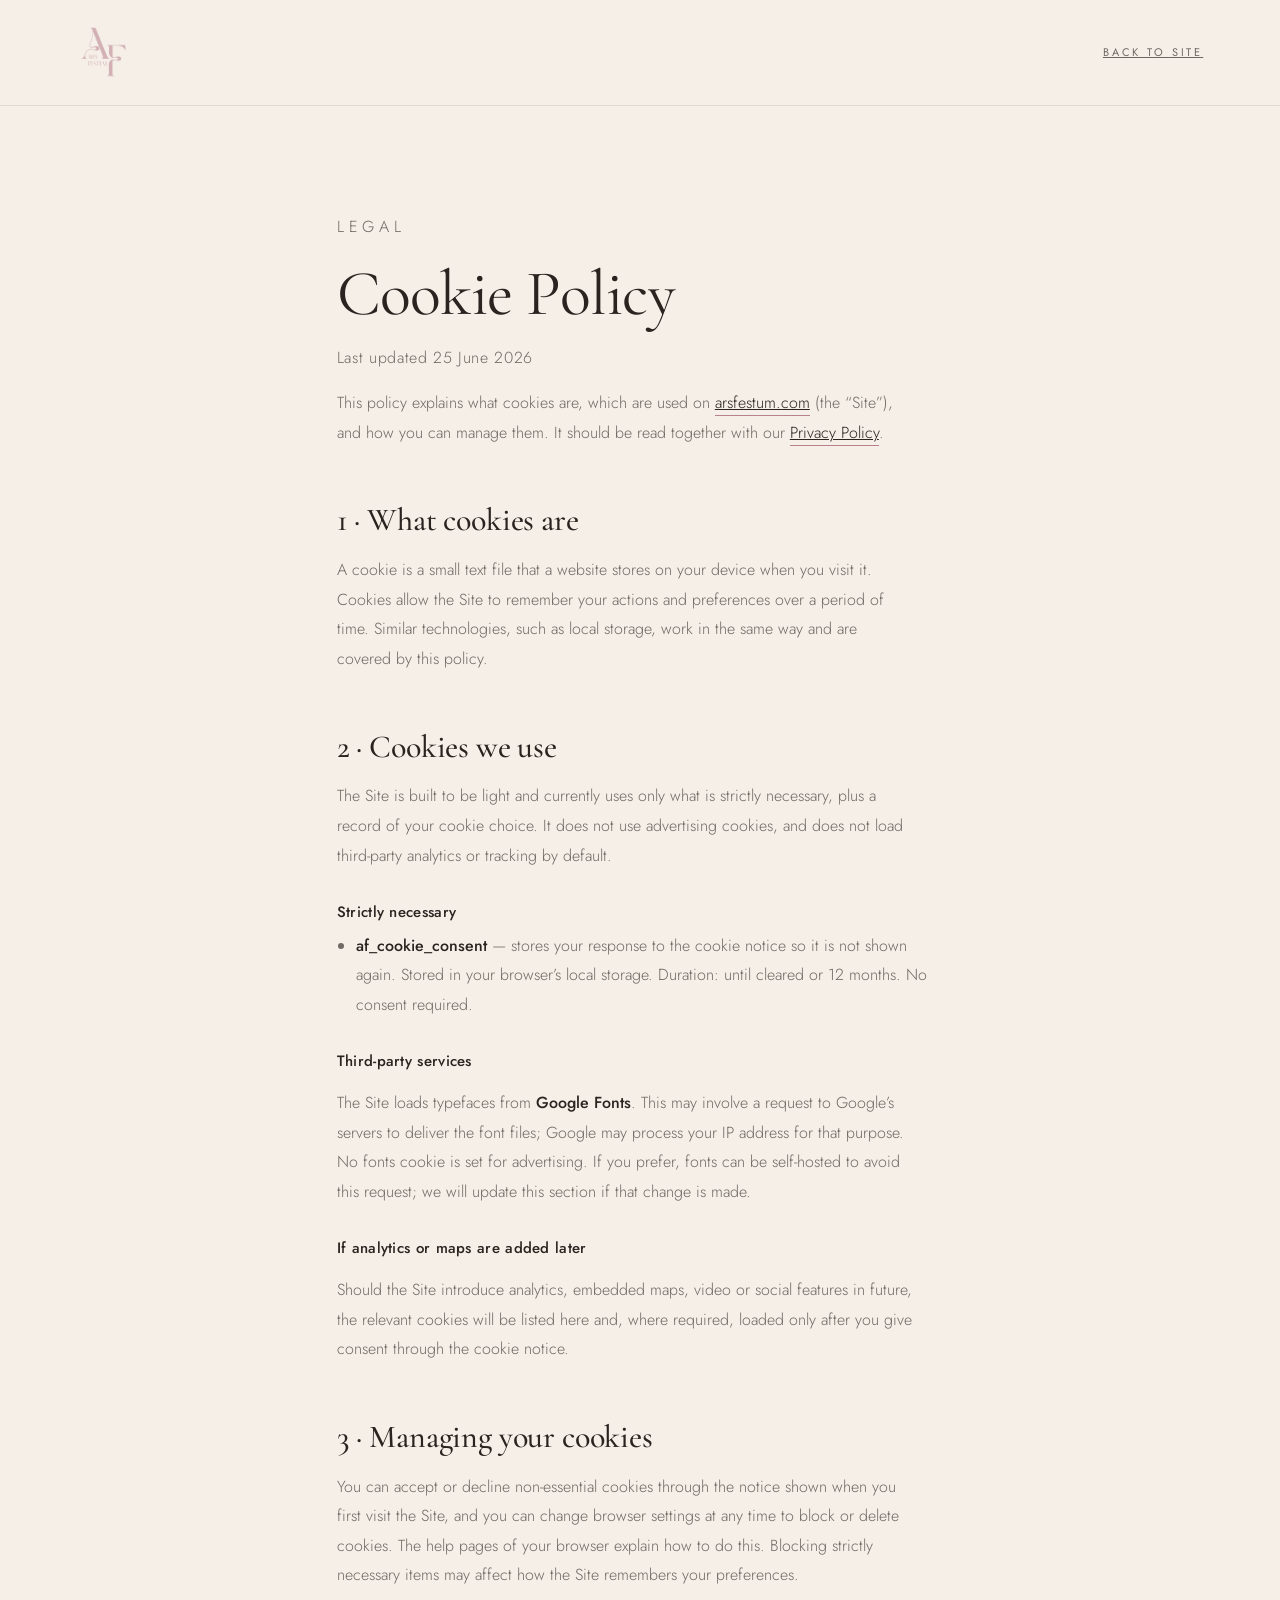
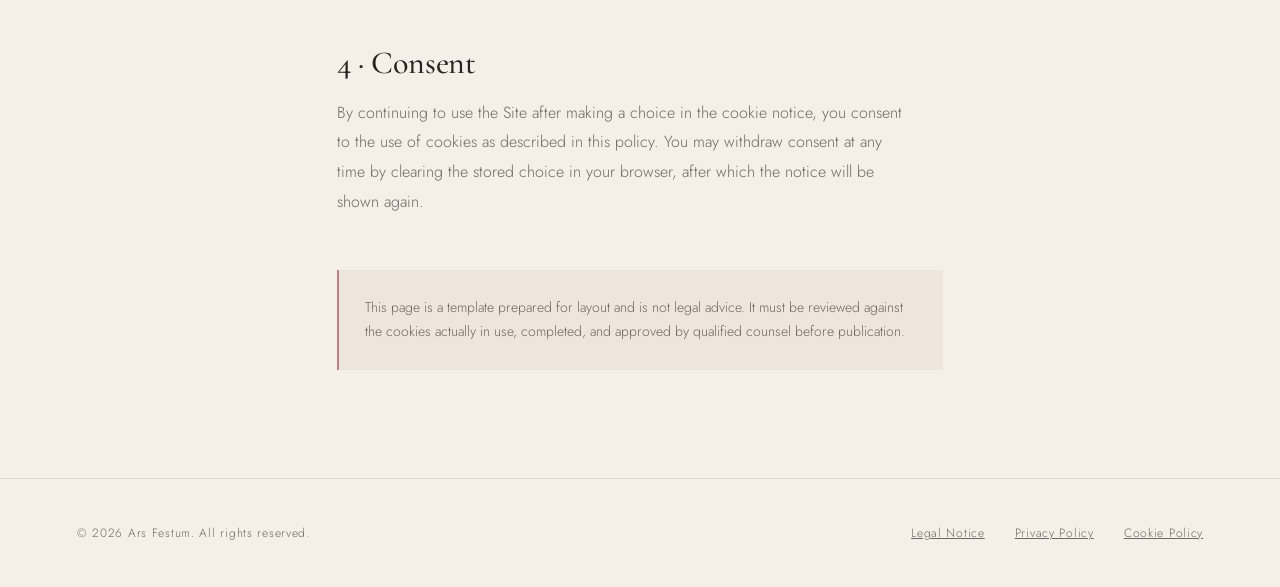
<file: arsfestum-site/legal/cookie-policy.html>
<!DOCTYPE html>
<html lang="en">
<head>
<meta charset="UTF-8" />
<meta name="viewport" content="width=device-width, initial-scale=1" />
<title>Cookie Policy · Ars Festum</title>
<meta name="description" content="Cookie policy for arsfestum.com, explaining the cookies used on the site and how to manage them." />
<meta name="robots" content="index,follow" />
<link rel="canonical" href="https://arsfestum.com/legal/cookie-policy.html" />
<link rel="preconnect" href="https://fonts.googleapis.com" />
<link rel="preconnect" href="https://fonts.gstatic.com" crossorigin />
<link rel="stylesheet" href="https://fonts.googleapis.com/css2?family=Cormorant+Garamond:wght@400;500&family=Jost:wght@300;400;500&display=swap" />
<link rel="stylesheet" href="legal.css" />
</head>
<body>

<header class="legal-nav">
  <a class="brand" href="../index.html" aria-label="Ars Festum, home">
    <img src="../assets/wordmark-rose.png" alt="Ars Festum" />
  </a>
  <a class="home" href="../index.html">Back to site</a>
</header>

<main class="legal-wrap">
  <p class="legal-eyebrow">Legal</p>
  <h1>Cookie Policy</h1>
  <p class="legal-updated">Last updated 25 June 2026</p>

  <p>This policy explains what cookies are, which are used on <a href="https://arsfestum.com">arsfestum.com</a> (the &ldquo;Site&rdquo;), and how you can manage them. It should be read together with our <a href="privacy-policy.html">Privacy Policy</a>.</p>

  <h2>1 · What cookies are</h2>
  <p>A cookie is a small text file that a website stores on your device when you visit it. Cookies allow the Site to remember your actions and preferences over a period of time. Similar technologies, such as local storage, work in the same way and are covered by this policy.</p>

  <h2>2 · Cookies we use</h2>
  <p>The Site is built to be light and currently uses only what is strictly necessary, plus a record of your cookie choice. It does not use advertising cookies, and does not load third-party analytics or tracking by default.</p>

  <h3>Strictly necessary</h3>
  <ul>
    <li><strong>af_cookie_consent</strong> &mdash; stores your response to the cookie notice so it is not shown again. Stored in your browser&rsquo;s local storage. Duration: until cleared or 12 months. No consent required.</li>
  </ul>

  <h3>Third-party services</h3>
  <p>The Site loads typefaces from <strong>Google Fonts</strong>. This may involve a request to Google&rsquo;s servers to deliver the font files; Google may process your IP address for that purpose. No fonts cookie is set for advertising. If you prefer, fonts can be self-hosted to avoid this request; we will update this section if that change is made.</p>

  <h3>If analytics or maps are added later</h3>
  <p>Should the Site introduce analytics, embedded maps, video or social features in future, the relevant cookies will be listed here and, where required, loaded only after you give consent through the cookie notice.</p>

  <h2>3 · Managing your cookies</h2>
  <p>You can accept or decline non-essential cookies through the notice shown when you first visit the Site, and you can change browser settings at any time to block or delete cookies. The help pages of your browser explain how to do this. Blocking strictly necessary items may affect how the Site remembers your preferences.</p>

  <h2>4 · Consent</h2>
  <p>By continuing to use the Site after making a choice in the cookie notice, you consent to the use of cookies as described in this policy. You may withdraw consent at any time by clearing the stored choice in your browser, after which the notice will be shown again.</p>

  <div class="legal-note">
    This page is a template prepared for layout and is not legal advice. It must be reviewed against the cookies actually in use, completed, and approved by qualified counsel before publication.
  </div>
</main>

<footer class="legal-foot">
  <p>&copy; 2026 Ars Festum. All rights reserved.</p>
  <nav aria-label="Legal">
    <a href="legal-notice.html">Legal Notice</a>
    <a href="privacy-policy.html">Privacy Policy</a>
    <a href="cookie-policy.html">Cookie Policy</a>
  </nav>
</footer>

</body>
</html>
</file>
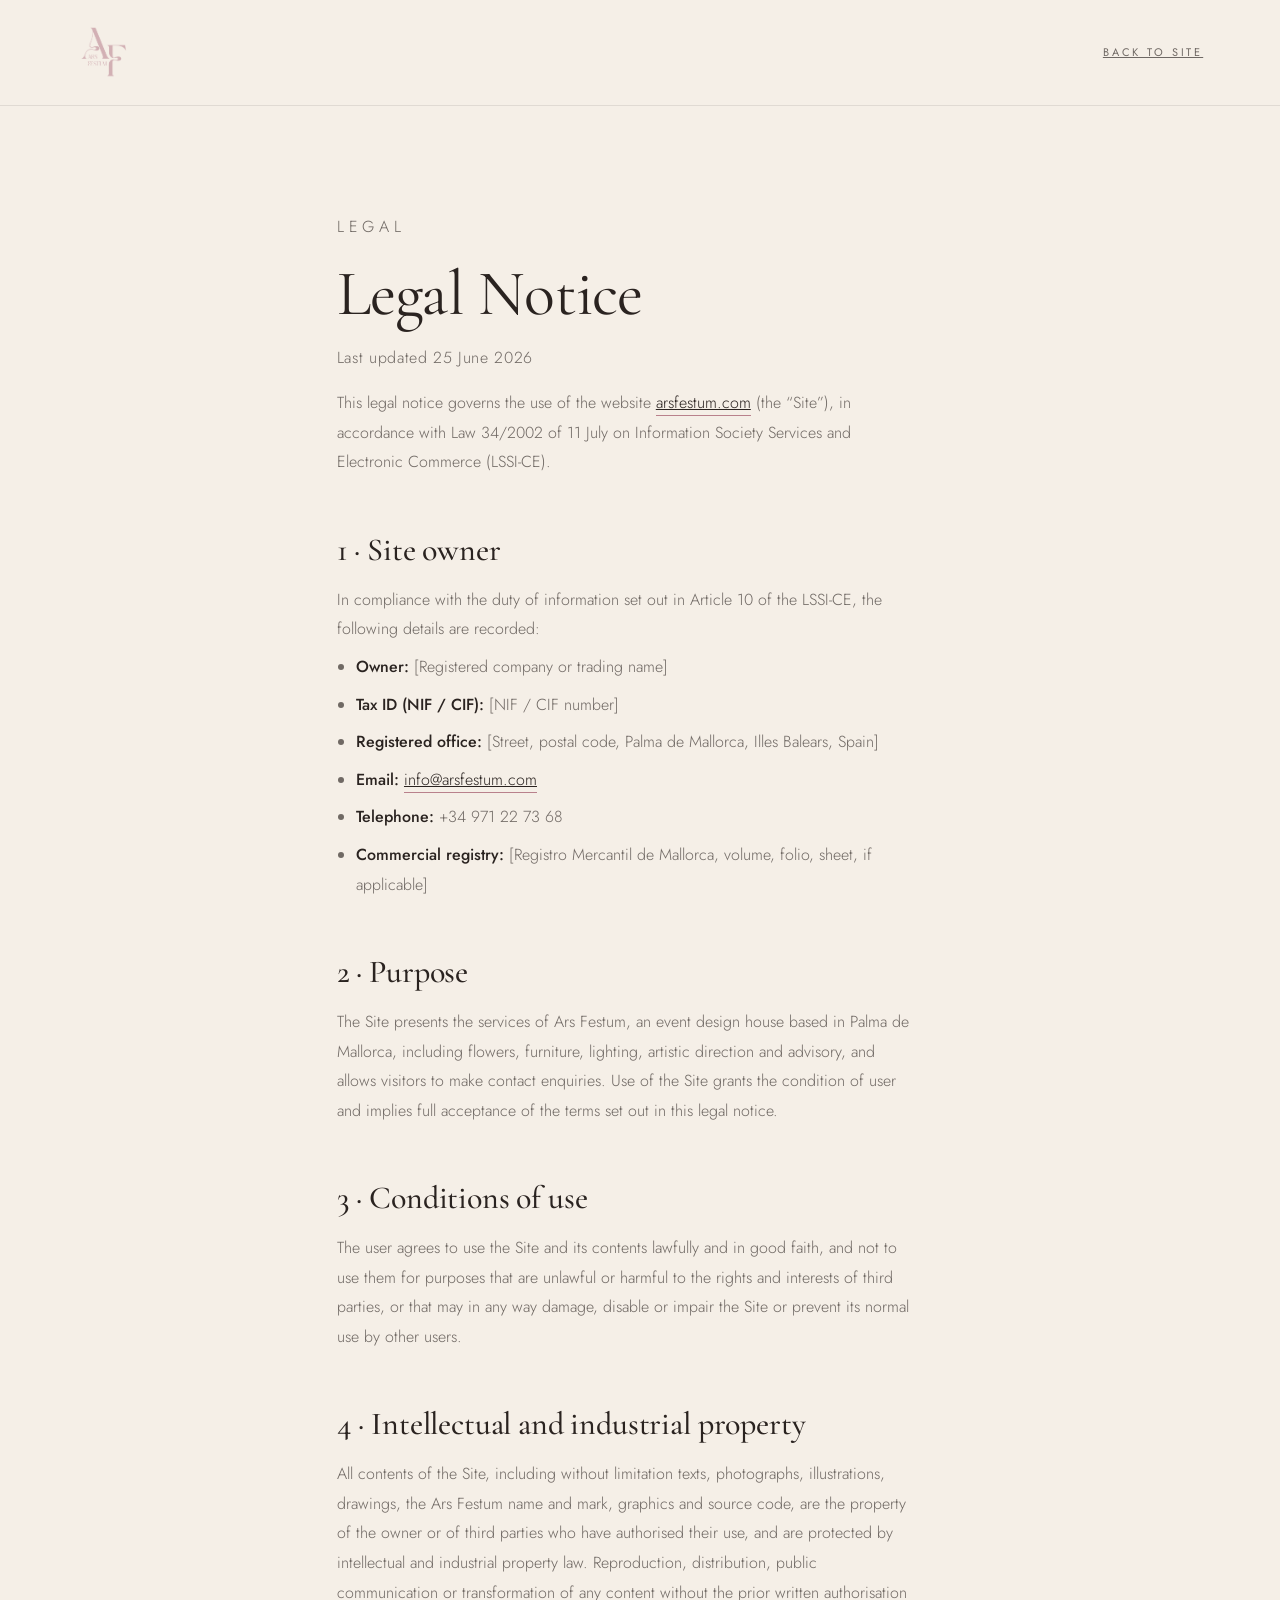
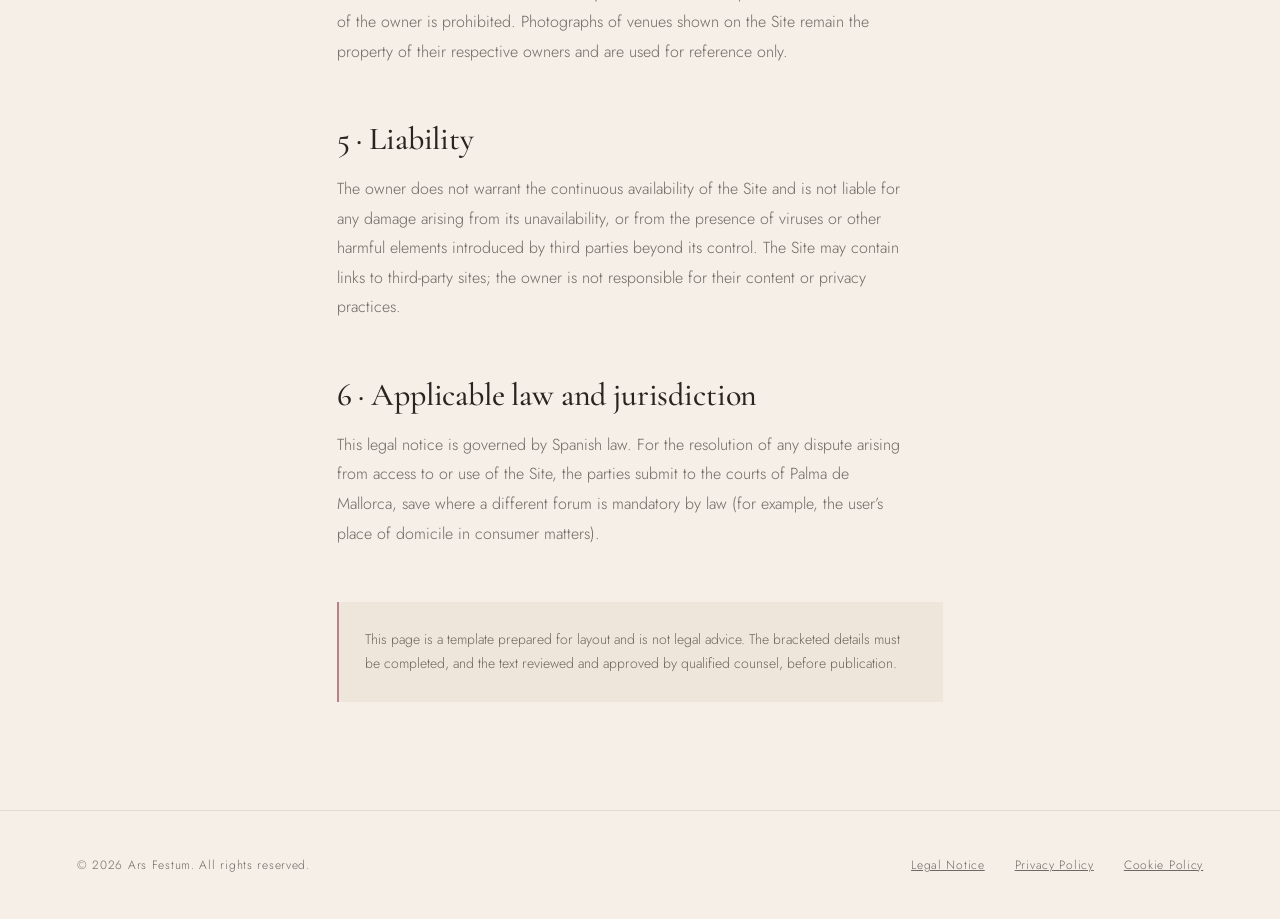
<file: arsfestum-site/legal/legal-notice.html>
<!DOCTYPE html>
<html lang="en">
<head>
<meta charset="UTF-8" />
<meta name="viewport" content="width=device-width, initial-scale=1" />
<title>Legal Notice · Ars Festum</title>
<meta name="description" content="Legal notice for arsfestum.com, the website of Ars Festum, event design house in Palma de Mallorca." />
<meta name="robots" content="index,follow" />
<link rel="canonical" href="https://arsfestum.com/legal/legal-notice.html" />
<link rel="preconnect" href="https://fonts.googleapis.com" />
<link rel="preconnect" href="https://fonts.gstatic.com" crossorigin />
<link rel="stylesheet" href="https://fonts.googleapis.com/css2?family=Cormorant+Garamond:wght@400;500&family=Jost:wght@300;400;500&display=swap" />
<link rel="stylesheet" href="legal.css" />
</head>
<body>

<header class="legal-nav">
  <a class="brand" href="../index.html" aria-label="Ars Festum, home">
    <img src="../assets/wordmark-rose.png" alt="Ars Festum" />
  </a>
  <a class="home" href="../index.html">Back to site</a>
</header>

<main class="legal-wrap">
  <p class="legal-eyebrow">Legal</p>
  <h1>Legal Notice</h1>
  <p class="legal-updated">Last updated 25 June 2026</p>

  <p>This legal notice governs the use of the website <a href="https://arsfestum.com">arsfestum.com</a> (the &ldquo;Site&rdquo;), in accordance with Law 34/2002 of 11 July on Information Society Services and Electronic Commerce (LSSI-CE).</p>

  <h2>1 · Site owner</h2>
  <p>In compliance with the duty of information set out in Article 10 of the LSSI-CE, the following details are recorded:</p>
  <ul>
    <li><strong>Owner:</strong> [Registered company or trading name]</li>
    <li><strong>Tax ID (NIF / CIF):</strong> [NIF / CIF number]</li>
    <li><strong>Registered office:</strong> [Street, postal code, Palma de Mallorca, Illes Balears, Spain]</li>
    <li><strong>Email:</strong> <a href="mailto:info@arsfestum.com">info@arsfestum.com</a></li>
    <li><strong>Telephone:</strong> +34 971 22 73 68</li>
    <li><strong>Commercial registry:</strong> [Registro Mercantil de Mallorca, volume, folio, sheet, if applicable]</li>
  </ul>

  <h2>2 · Purpose</h2>
  <p>The Site presents the services of Ars Festum, an event design house based in Palma de Mallorca, including flowers, furniture, lighting, artistic direction and advisory, and allows visitors to make contact enquiries. Use of the Site grants the condition of user and implies full acceptance of the terms set out in this legal notice.</p>

  <h2>3 · Conditions of use</h2>
  <p>The user agrees to use the Site and its contents lawfully and in good faith, and not to use them for purposes that are unlawful or harmful to the rights and interests of third parties, or that may in any way damage, disable or impair the Site or prevent its normal use by other users.</p>

  <h2>4 · Intellectual and industrial property</h2>
  <p>All contents of the Site, including without limitation texts, photographs, illustrations, drawings, the Ars Festum name and mark, graphics and source code, are the property of the owner or of third parties who have authorised their use, and are protected by intellectual and industrial property law. Reproduction, distribution, public communication or transformation of any content without the prior written authorisation of the owner is prohibited. Photographs of venues shown on the Site remain the property of their respective owners and are used for reference only.</p>

  <h2>5 · Liability</h2>
  <p>The owner does not warrant the continuous availability of the Site and is not liable for any damage arising from its unavailability, or from the presence of viruses or other harmful elements introduced by third parties beyond its control. The Site may contain links to third-party sites; the owner is not responsible for their content or privacy practices.</p>

  <h2>6 · Applicable law and jurisdiction</h2>
  <p>This legal notice is governed by Spanish law. For the resolution of any dispute arising from access to or use of the Site, the parties submit to the courts of Palma de Mallorca, save where a different forum is mandatory by law (for example, the user&rsquo;s place of domicile in consumer matters).</p>

  <div class="legal-note">
    This page is a template prepared for layout and is not legal advice. The bracketed details must be completed, and the text reviewed and approved by qualified counsel, before publication.
  </div>
</main>

<footer class="legal-foot">
  <p>&copy; 2026 Ars Festum. All rights reserved.</p>
  <nav aria-label="Legal">
    <a href="legal-notice.html">Legal Notice</a>
    <a href="privacy-policy.html">Privacy Policy</a>
    <a href="cookie-policy.html">Cookie Policy</a>
  </nav>
</footer>

</body>
</html>
</file>
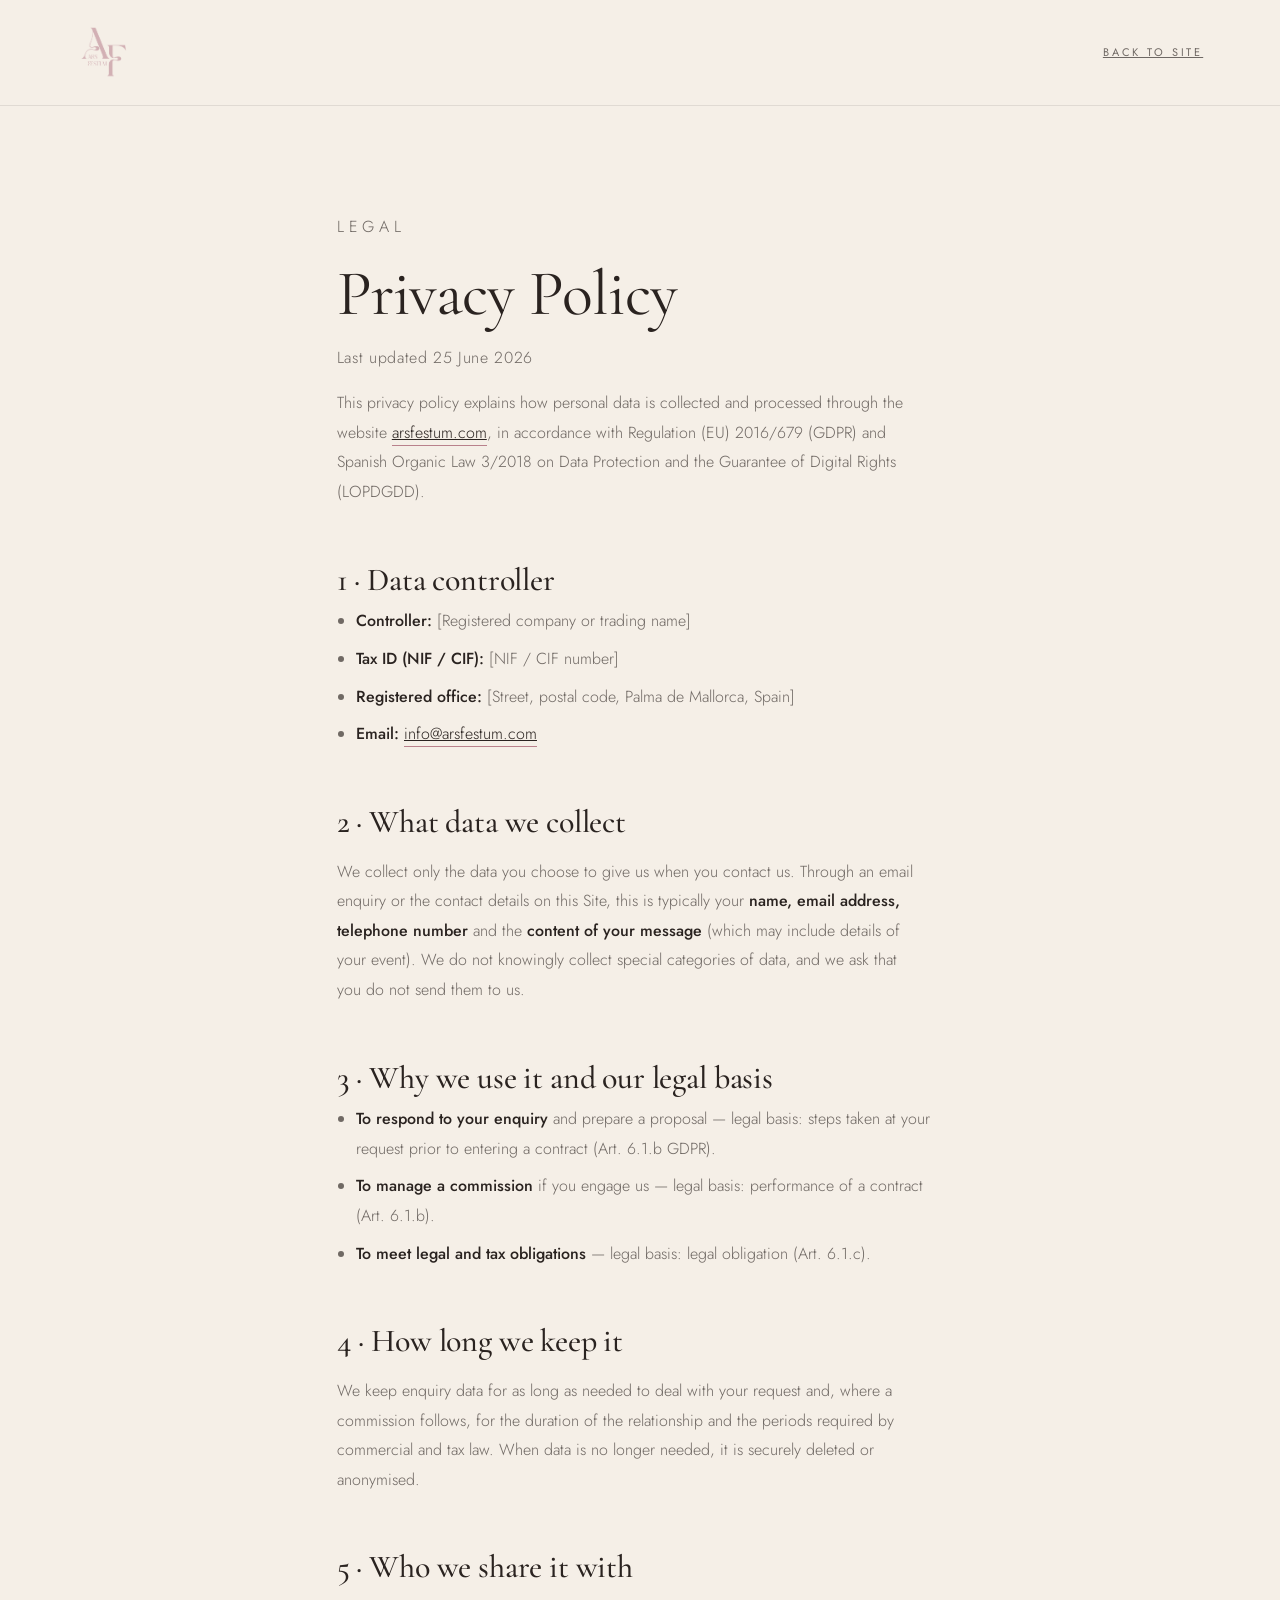
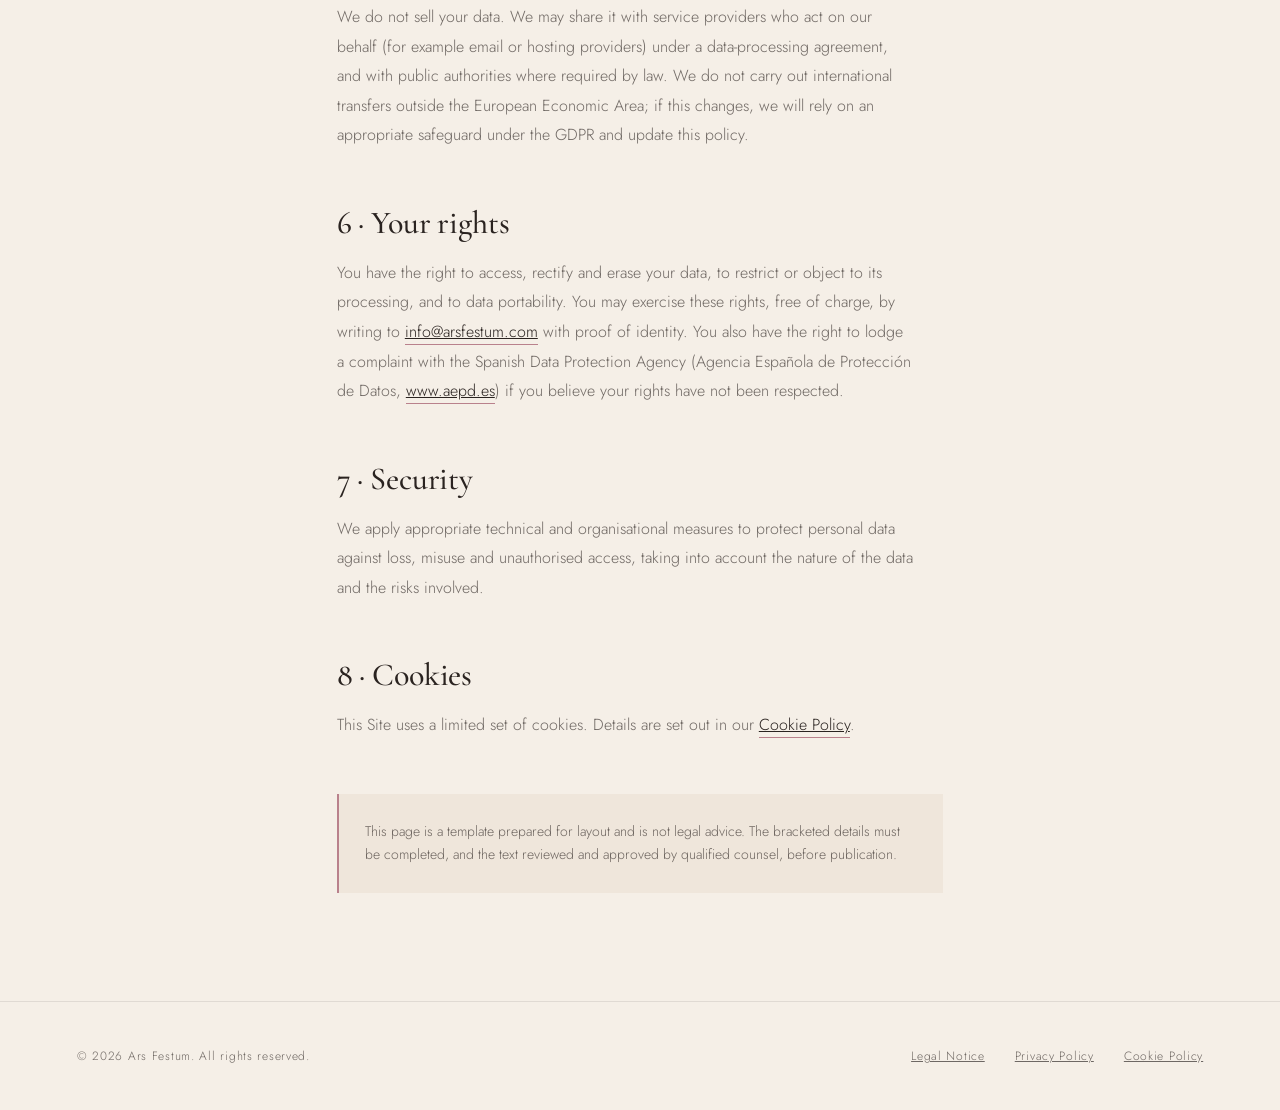
<file: arsfestum-site/legal/privacy-policy.html>
<!DOCTYPE html>
<html lang="en">
<head>
<meta charset="UTF-8" />
<meta name="viewport" content="width=device-width, initial-scale=1" />
<title>Privacy Policy · Ars Festum</title>
<meta name="description" content="Privacy policy for arsfestum.com, explaining how Ars Festum collects and processes personal data under the GDPR." />
<meta name="robots" content="index,follow" />
<link rel="canonical" href="https://arsfestum.com/legal/privacy-policy.html" />
<link rel="preconnect" href="https://fonts.googleapis.com" />
<link rel="preconnect" href="https://fonts.gstatic.com" crossorigin />
<link rel="stylesheet" href="https://fonts.googleapis.com/css2?family=Cormorant+Garamond:wght@400;500&family=Jost:wght@300;400;500&display=swap" />
<link rel="stylesheet" href="legal.css" />
</head>
<body>

<header class="legal-nav">
  <a class="brand" href="../index.html" aria-label="Ars Festum, home">
    <img src="../assets/wordmark-rose.png" alt="Ars Festum" />
  </a>
  <a class="home" href="../index.html">Back to site</a>
</header>

<main class="legal-wrap">
  <p class="legal-eyebrow">Legal</p>
  <h1>Privacy Policy</h1>
  <p class="legal-updated">Last updated 25 June 2026</p>

  <p>This privacy policy explains how personal data is collected and processed through the website <a href="https://arsfestum.com">arsfestum.com</a>, in accordance with Regulation (EU) 2016/679 (GDPR) and Spanish Organic Law 3/2018 on Data Protection and the Guarantee of Digital Rights (LOPDGDD).</p>

  <h2>1 · Data controller</h2>
  <ul>
    <li><strong>Controller:</strong> [Registered company or trading name]</li>
    <li><strong>Tax ID (NIF / CIF):</strong> [NIF / CIF number]</li>
    <li><strong>Registered office:</strong> [Street, postal code, Palma de Mallorca, Spain]</li>
    <li><strong>Email:</strong> <a href="mailto:info@arsfestum.com">info@arsfestum.com</a></li>
  </ul>

  <h2>2 · What data we collect</h2>
  <p>We collect only the data you choose to give us when you contact us. Through an email enquiry or the contact details on this Site, this is typically your <strong>name, email address, telephone number</strong> and the <strong>content of your message</strong> (which may include details of your event). We do not knowingly collect special categories of data, and we ask that you do not send them to us.</p>

  <h2>3 · Why we use it and our legal basis</h2>
  <ul>
    <li><strong>To respond to your enquiry</strong> and prepare a proposal &mdash; legal basis: steps taken at your request prior to entering a contract (Art. 6.1.b GDPR).</li>
    <li><strong>To manage a commission</strong> if you engage us &mdash; legal basis: performance of a contract (Art. 6.1.b).</li>
    <li><strong>To meet legal and tax obligations</strong> &mdash; legal basis: legal obligation (Art. 6.1.c).</li>
  </ul>

  <h2>4 · How long we keep it</h2>
  <p>We keep enquiry data for as long as needed to deal with your request and, where a commission follows, for the duration of the relationship and the periods required by commercial and tax law. When data is no longer needed, it is securely deleted or anonymised.</p>

  <h2>5 · Who we share it with</h2>
  <p>We do not sell your data. We may share it with service providers who act on our behalf (for example email or hosting providers) under a data-processing agreement, and with public authorities where required by law. We do not carry out international transfers outside the European Economic Area; if this changes, we will rely on an appropriate safeguard under the GDPR and update this policy.</p>

  <h2>6 · Your rights</h2>
  <p>You have the right to access, rectify and erase your data, to restrict or object to its processing, and to data portability. You may exercise these rights, free of charge, by writing to <a href="mailto:info@arsfestum.com">info@arsfestum.com</a> with proof of identity. You also have the right to lodge a complaint with the Spanish Data Protection Agency (Agencia Espa&ntilde;ola de Protecci&oacute;n de Datos, <a href="https://www.aepd.es" target="_blank" rel="noopener">www.aepd.es</a>) if you believe your rights have not been respected.</p>

  <h2>7 · Security</h2>
  <p>We apply appropriate technical and organisational measures to protect personal data against loss, misuse and unauthorised access, taking into account the nature of the data and the risks involved.</p>

  <h2>8 · Cookies</h2>
  <p>This Site uses a limited set of cookies. Details are set out in our <a href="cookie-policy.html">Cookie Policy</a>.</p>

  <div class="legal-note">
    This page is a template prepared for layout and is not legal advice. The bracketed details must be completed, and the text reviewed and approved by qualified counsel, before publication.
  </div>
</main>

<footer class="legal-foot">
  <p>&copy; 2026 Ars Festum. All rights reserved.</p>
  <nav aria-label="Legal">
    <a href="legal-notice.html">Legal Notice</a>
    <a href="privacy-policy.html">Privacy Policy</a>
    <a href="cookie-policy.html">Cookie Policy</a>
  </nav>
</footer>

</body>
</html>
</file>
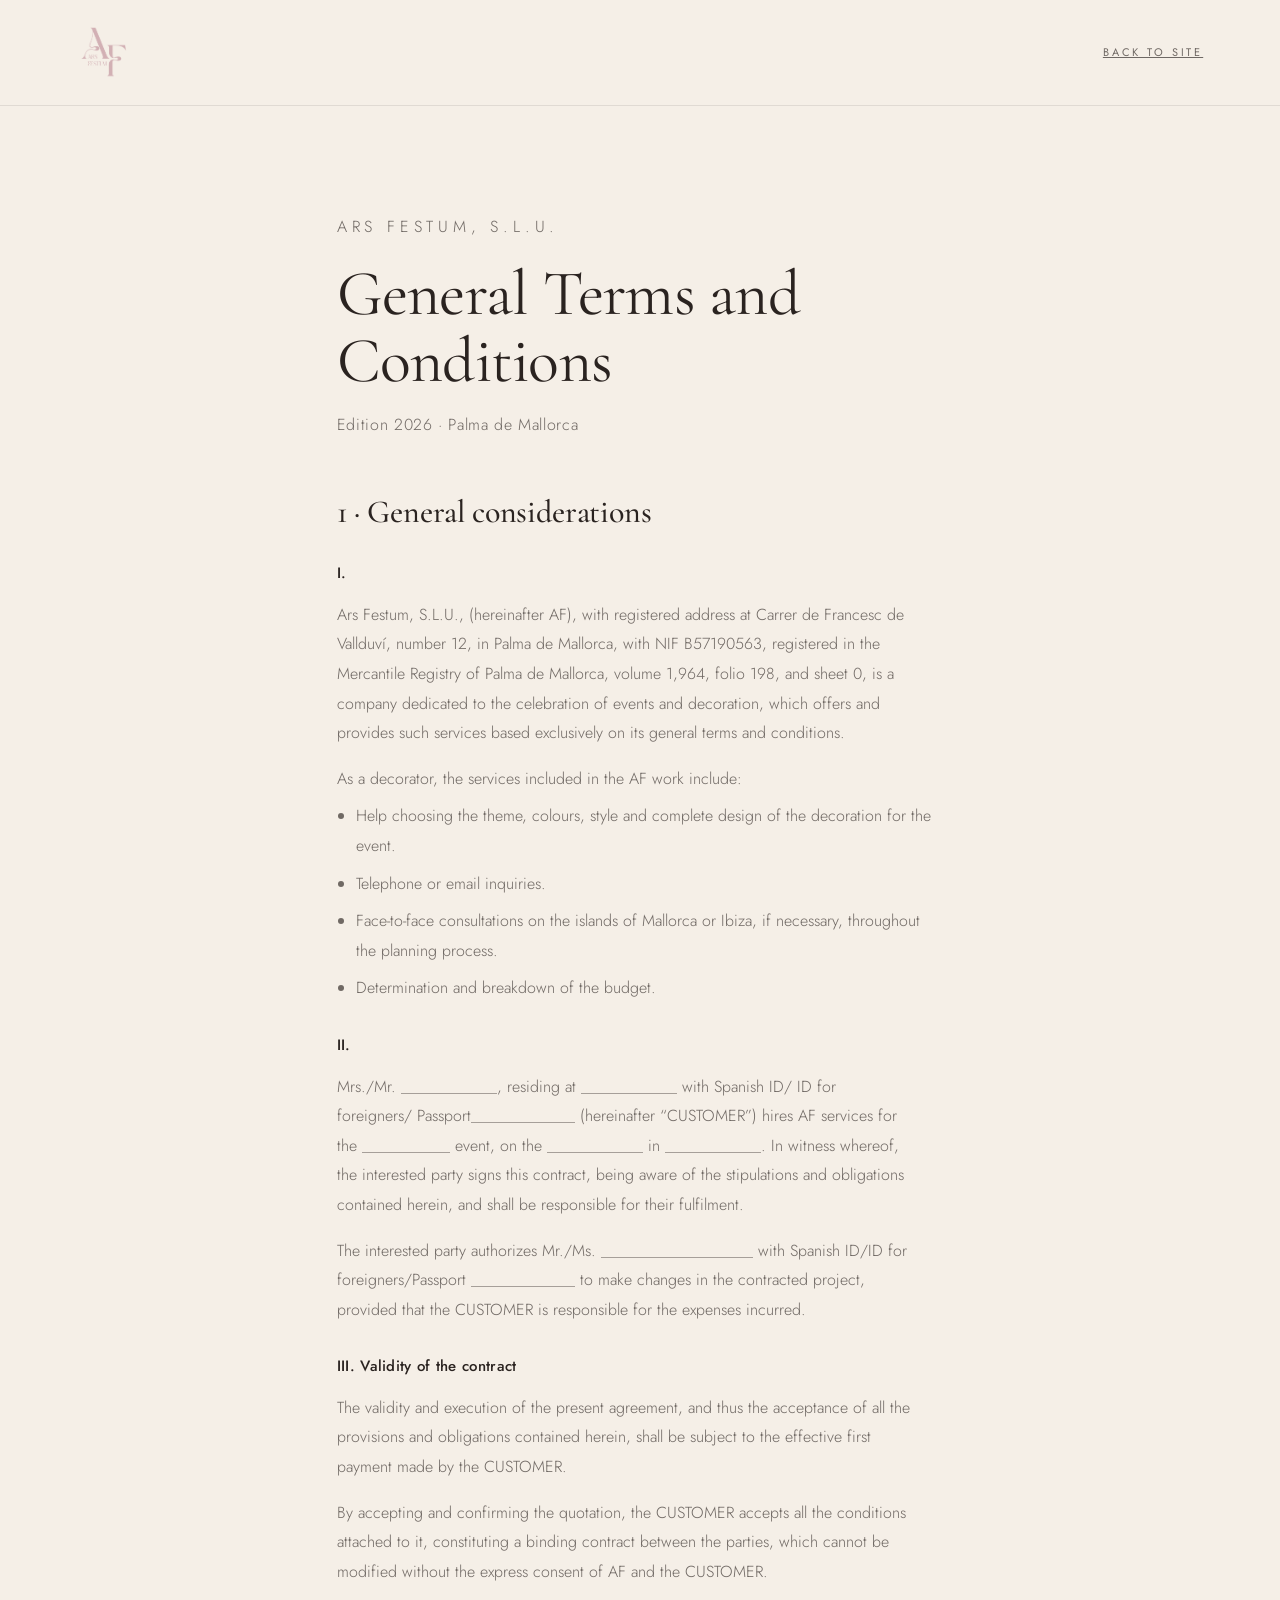
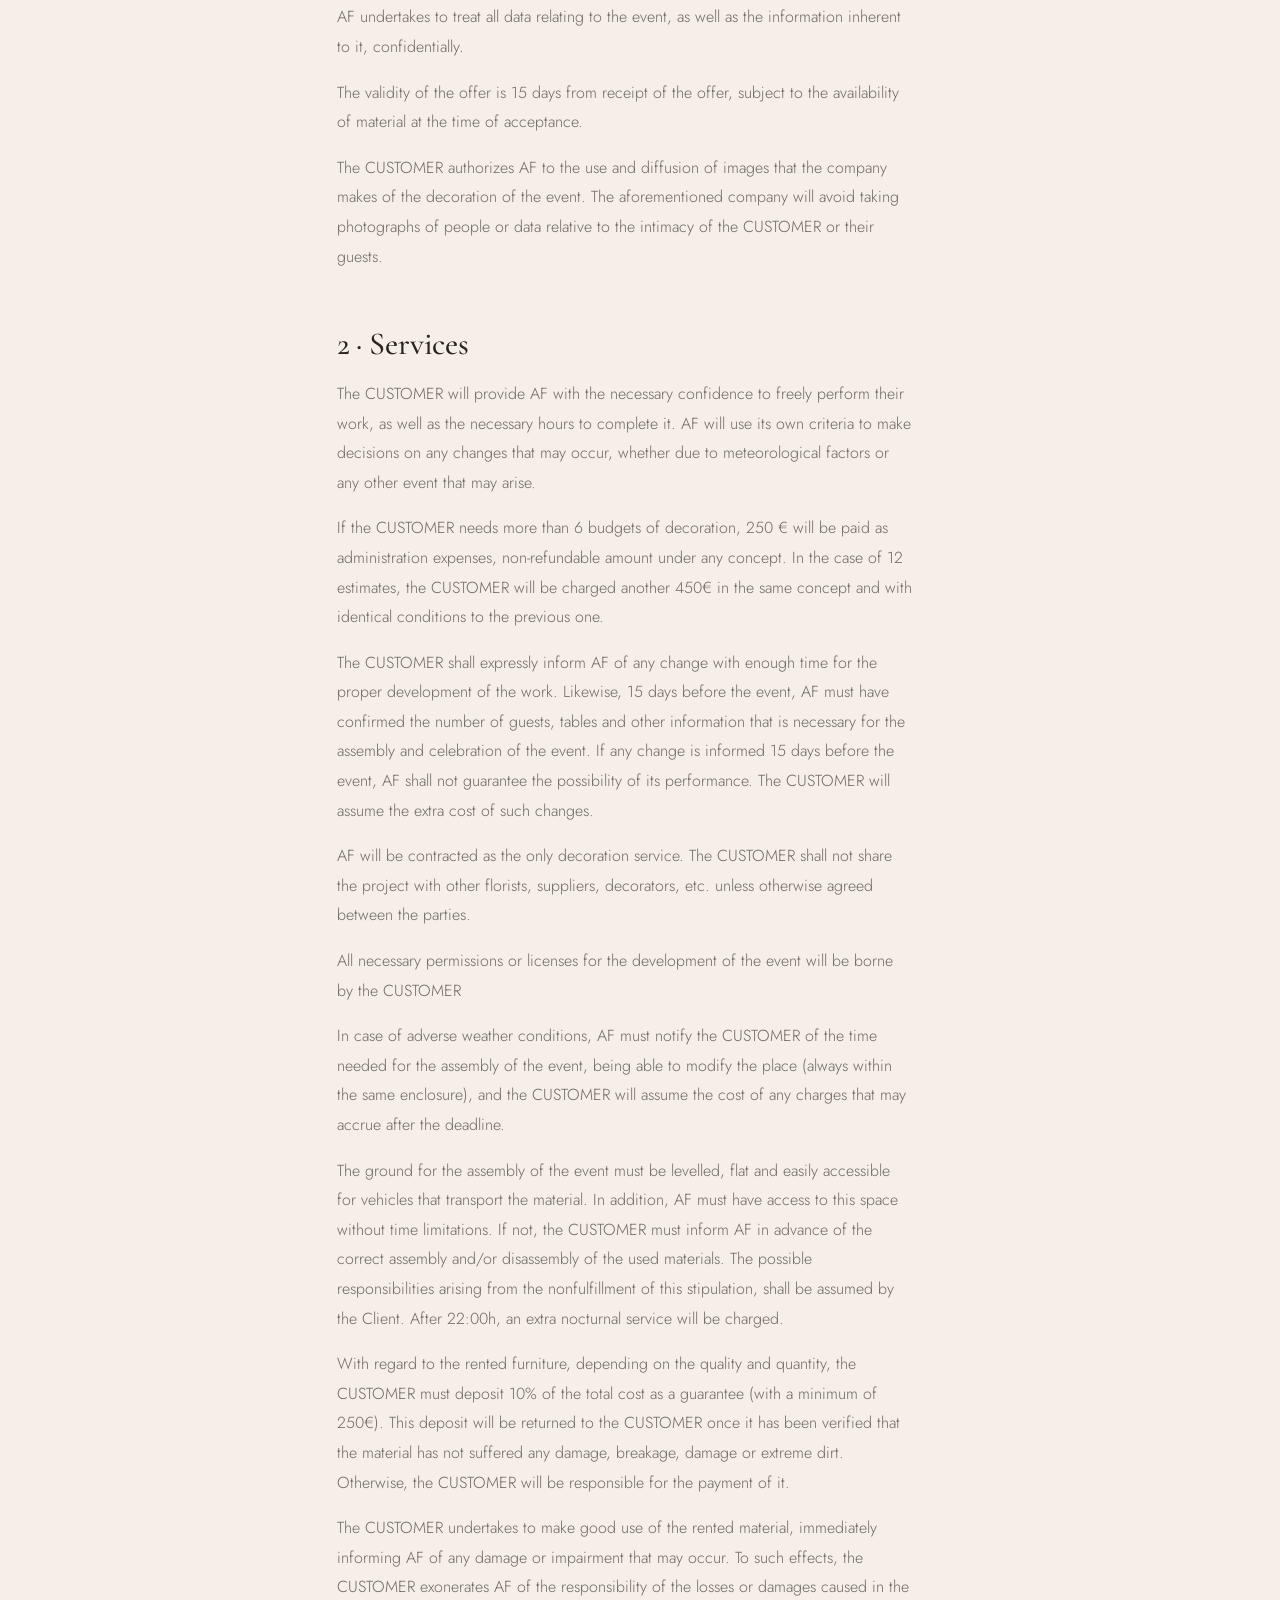
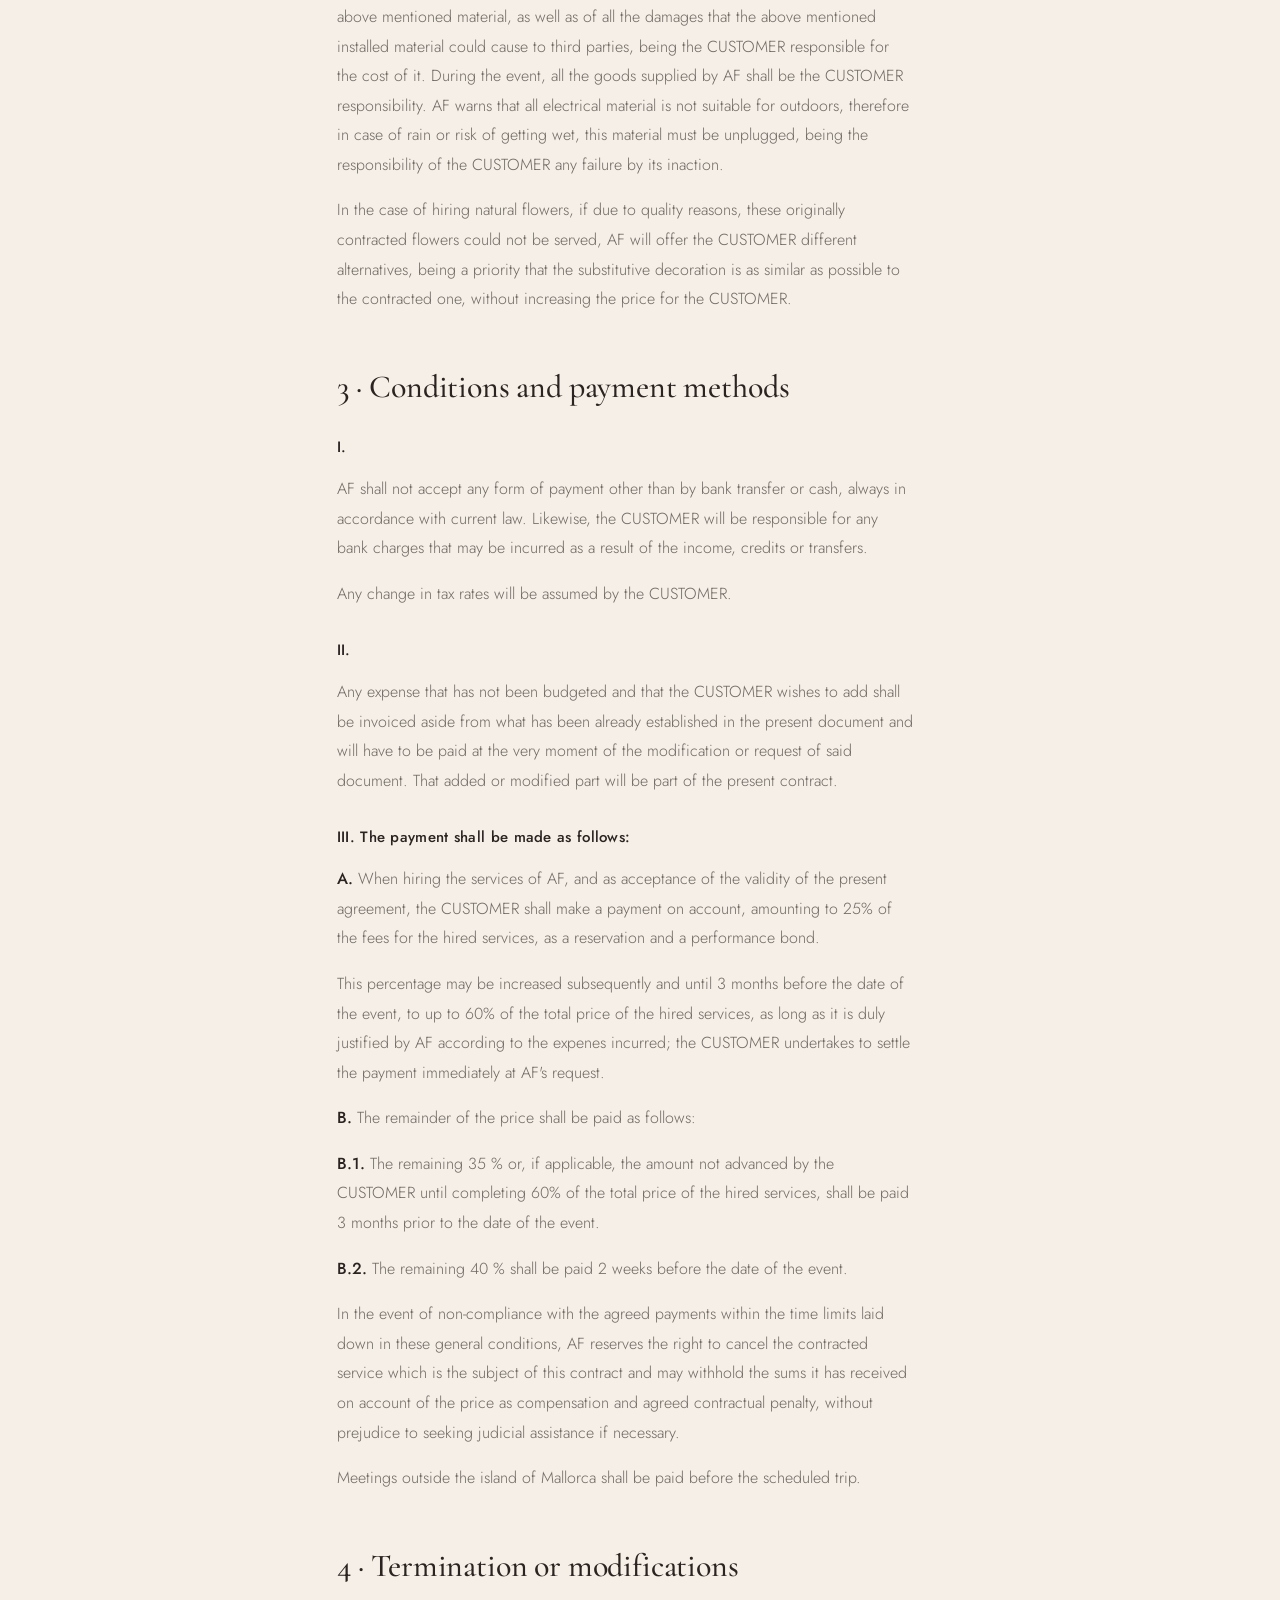
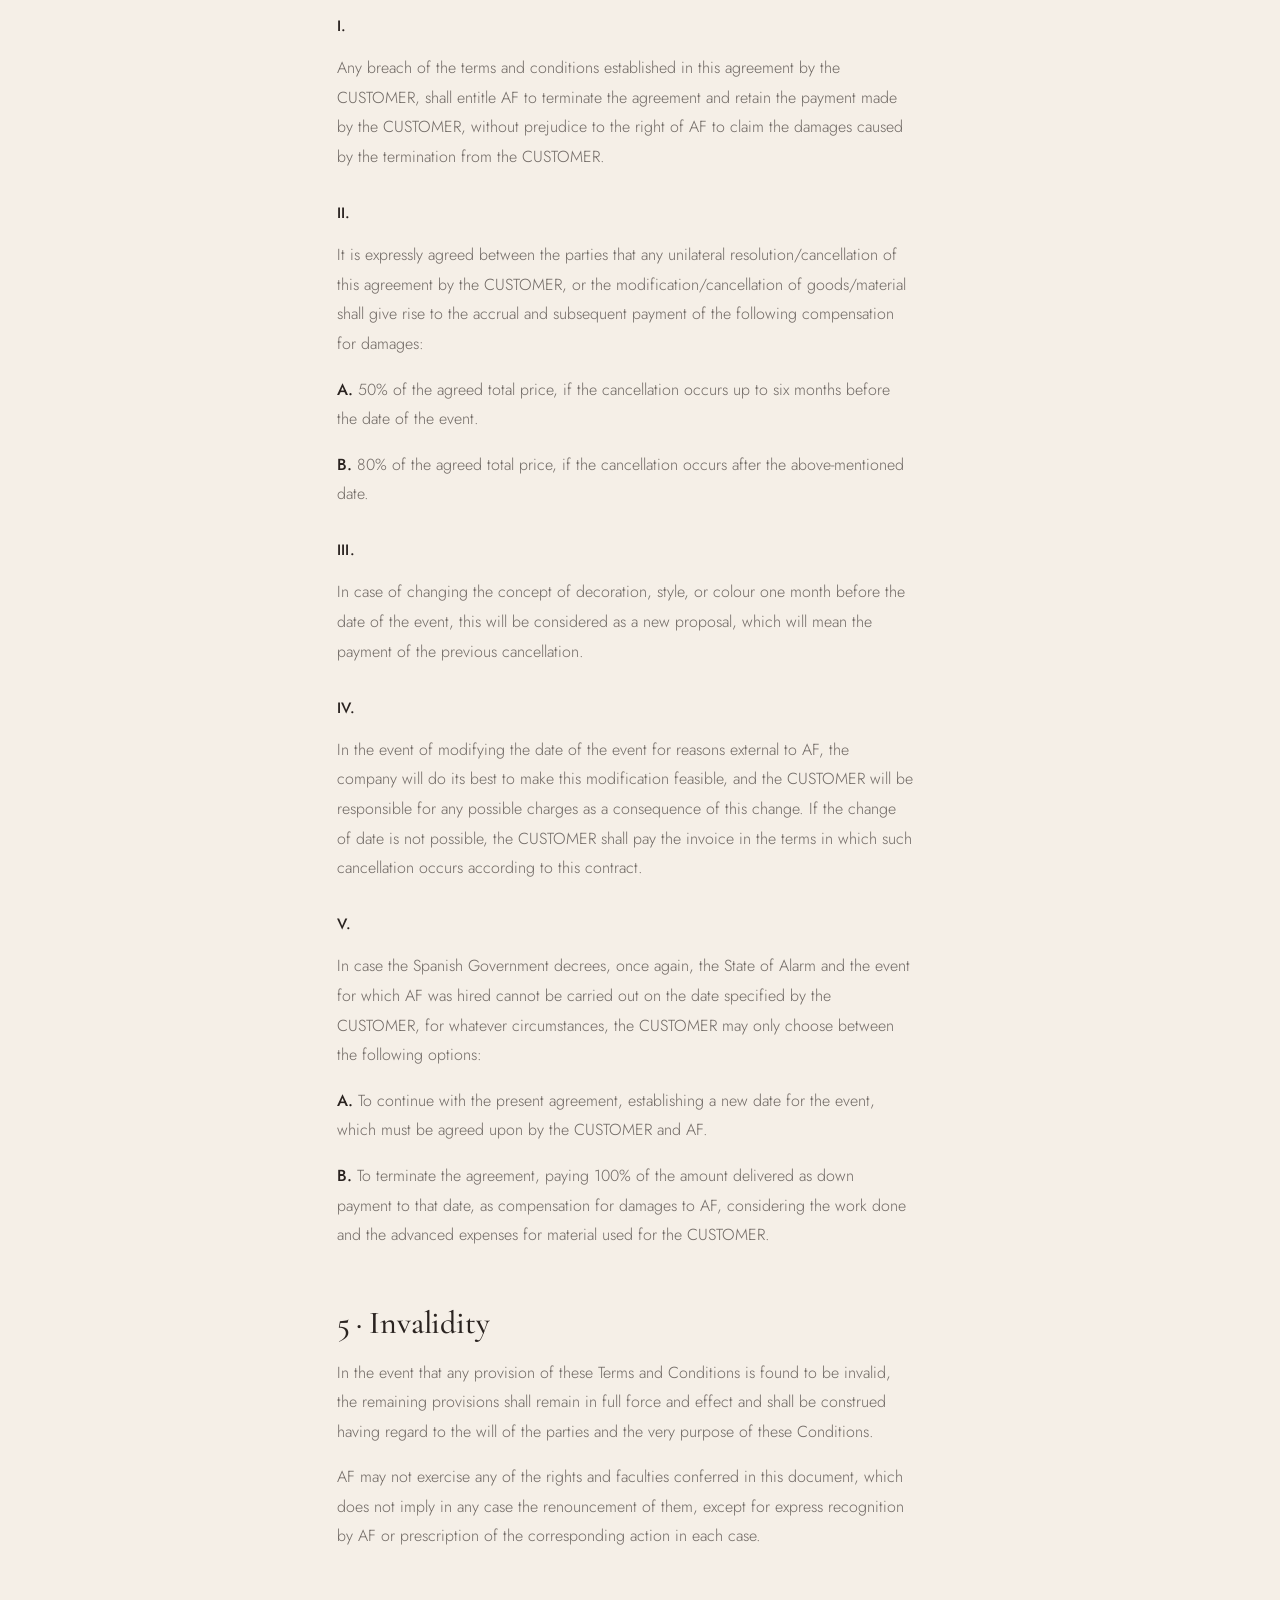
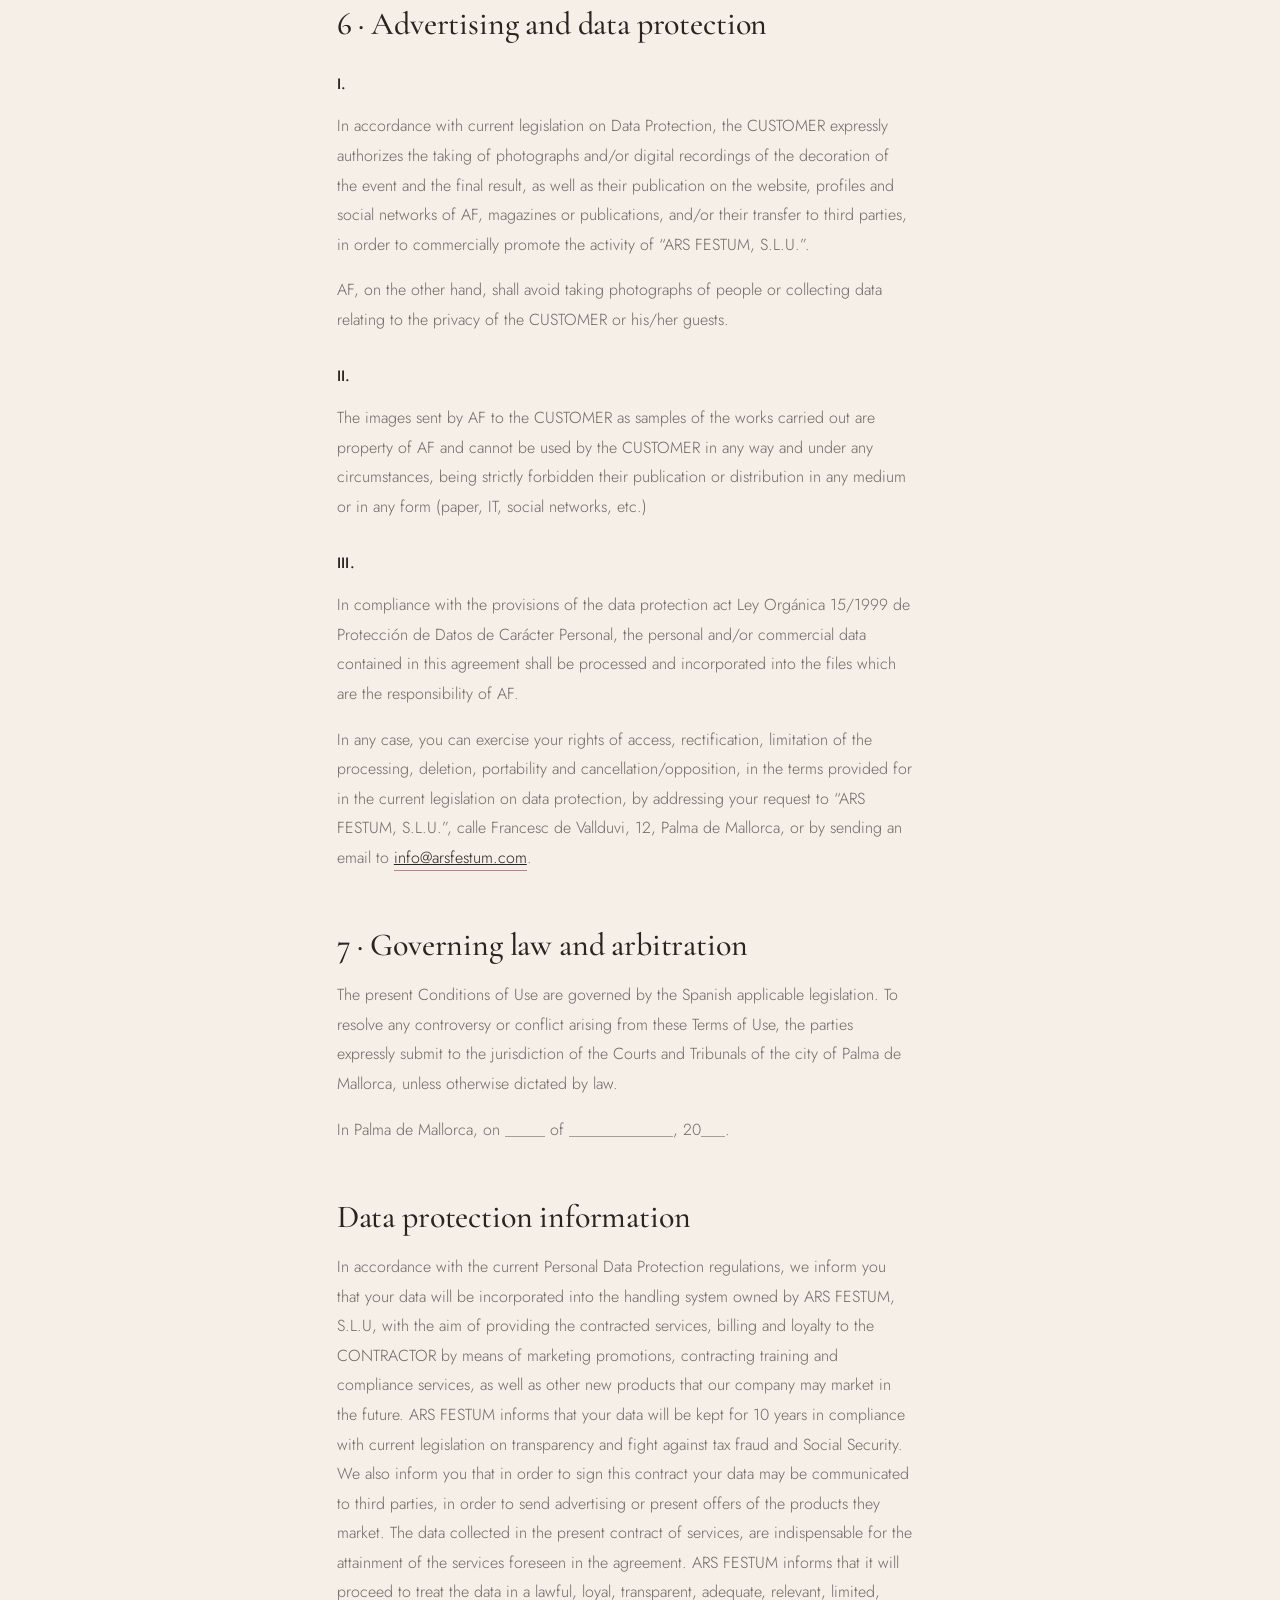
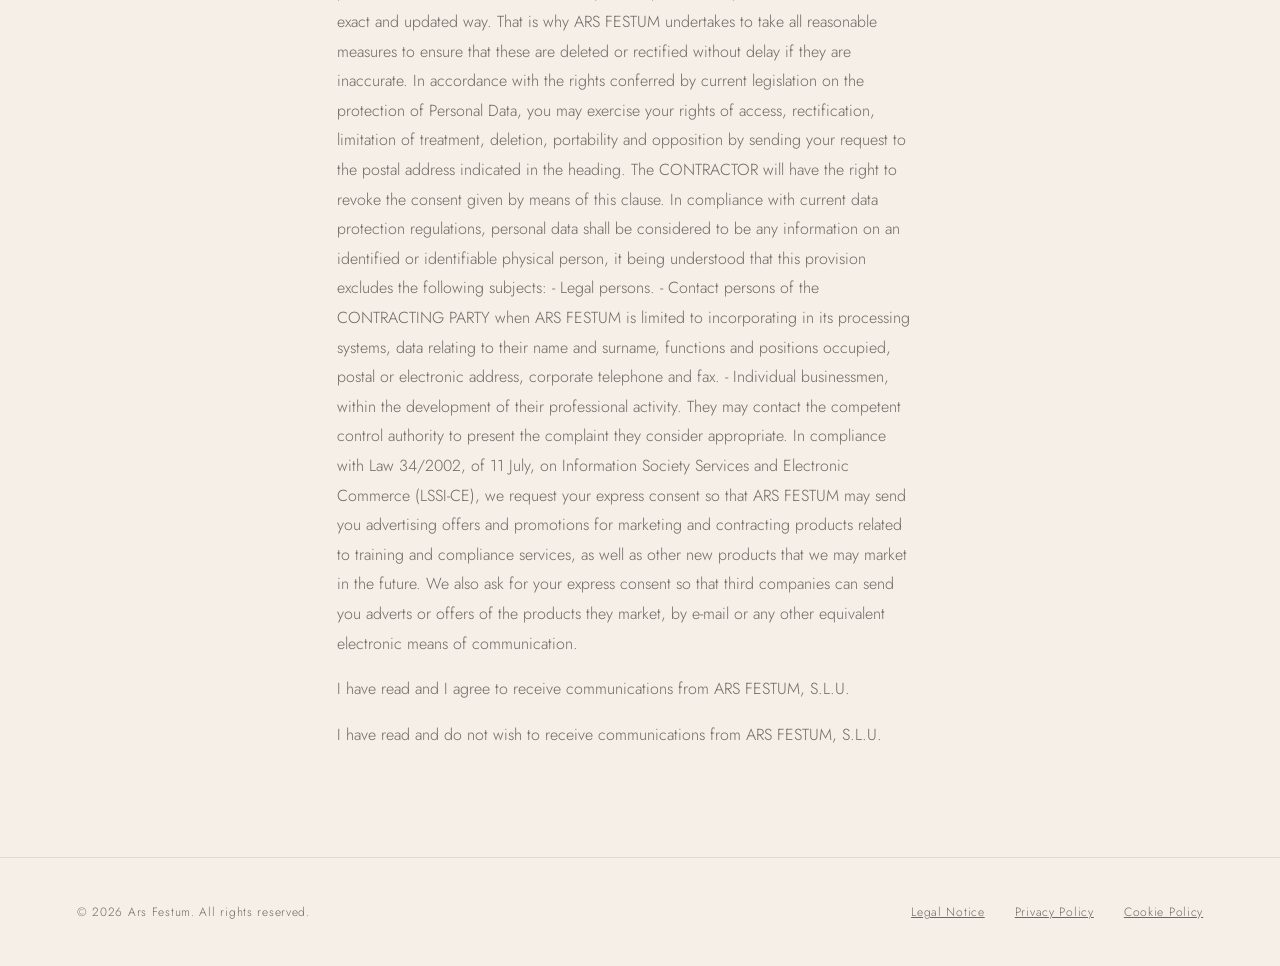
<file: arsfestum-site/legal/terms-and-conditions.html>
<!DOCTYPE html>
<html lang="en">
<head>
<meta charset="UTF-8" />
<meta name="viewport" content="width=device-width, initial-scale=1" />
<title>General Terms and Conditions · Ars Festum</title>
<meta name="description" content="General terms and conditions of Ars Festum, S.L.U." />
<meta name="robots" content="noindex,nofollow,noarchive,nosnippet" />
<meta name="googlebot" content="noindex,nofollow" />
<link rel="preconnect" href="https://fonts.googleapis.com" />
<link rel="preconnect" href="https://fonts.gstatic.com" crossorigin />
<link rel="stylesheet" href="https://fonts.googleapis.com/css2?family=Cormorant+Garamond:wght@400;500&family=Jost:wght@300;400;500&display=swap" />
<link rel="stylesheet" href="legal.css" />
</head>
<body>

<header class="legal-nav">
  <a class="brand" href="../index.html" aria-label="Ars Festum, home">
    <img src="../assets/wordmark-rose.png" alt="Ars Festum" />
  </a>
  <a class="home" href="../index.html">Back to site</a>
</header>

<main class="legal-wrap">
  <p class="legal-eyebrow">Ars Festum, S.L.U.</p>
  <h1>General Terms and Conditions</h1>
  <p class="legal-updated">Edition 2026 · Palma de Mallorca</p>

  <h2>1 · General considerations</h2>

  <h3>I.</h3>
  <p>Ars Festum, S.L.U., (hereinafter AF), with registered address at Carrer de Francesc de Vallduví, number 12, in Palma de Mallorca, with NIF B57190563, registered in the Mercantile Registry of Palma de Mallorca, volume 1,964, folio 198, and sheet 0, is a company dedicated to the celebration of events and decoration, which offers and provides such services based exclusively on its general terms and conditions.</p>
  <p>As a decorator, the services included in the AF work include:</p>
  <ul>
    <li>Help choosing the theme, colours, style and complete design of the decoration for the event.</li>
    <li>Telephone or email inquiries.</li>
    <li>Face-to-face consultations on the islands of Mallorca or Ibiza, if necessary, throughout the planning process.</li>
    <li>Determination and breakdown of the budget.</li>
  </ul>

  <h3>II.</h3>
  <p>Mrs./Mr. ____________, residing at ____________ with Spanish ID/ ID for foreigners/ Passport_____________ (hereinafter &ldquo;CUSTOMER&rdquo;) hires AF services for the ___________ event, on the ____________ in ____________. In witness whereof, the interested party signs this contract, being aware of the stipulations and obligations contained herein, and shall be responsible for their fulfilment.</p>
  <p>The interested party authorizes Mr./Ms. ___________________ with Spanish ID/ID for foreigners/Passport _____________ to make changes in the contracted project, provided that the CUSTOMER is responsible for the expenses incurred.</p>

  <h3>III. Validity of the contract</h3>
  <p>The validity and execution of the present agreement, and thus the acceptance of all the provisions and obligations contained herein, shall be subject to the effective first payment made by the CUSTOMER.</p>
  <p>By accepting and confirming the quotation, the CUSTOMER accepts all the conditions attached to it, constituting a binding contract between the parties, which cannot be modified without the express consent of AF and the CUSTOMER.</p>
  <p>AF undertakes to treat all data relating to the event, as well as the information inherent to it, confidentially.</p>
  <p>The validity of the offer is 15 days from receipt of the offer, subject to the availability of material at the time of acceptance.</p>
  <p>The CUSTOMER authorizes AF to the use and diffusion of images that the company makes of the decoration of the event. The aforementioned company will avoid taking photographs of people or data relative to the intimacy of the CUSTOMER or their guests.</p>

  <h2>2 · Services</h2>
  <p>The CUSTOMER will provide AF with the necessary confidence to freely perform their work, as well as the necessary hours to complete it. AF will use its own criteria to make decisions on any changes that may occur, whether due to meteorological factors or any other event that may arise.</p>
  <p>If the CUSTOMER needs more than 6 budgets of decoration, 250 € will be paid as administration expenses, non-refundable amount under any concept. In the case of 12 estimates, the CUSTOMER will be charged another 450€ in the same concept and with identical conditions to the previous one.</p>
  <p>The CUSTOMER shall expressly inform AF of any change with enough time for the proper development of the work. Likewise, 15 days before the event, AF must have confirmed the number of guests, tables and other information that is necessary for the assembly and celebration of the event. If any change is informed 15 days before the event, AF shall not guarantee the possibility of its performance. The CUSTOMER will assume the extra cost of such changes.</p>
  <p>AF will be contracted as the only decoration service. The CUSTOMER shall not share the project with other florists, suppliers, decorators, etc. unless otherwise agreed between the parties.</p>
  <p>All necessary permissions or licenses for the development of the event will be borne by the CUSTOMER</p>
  <p>In case of adverse weather conditions, AF must notify the CUSTOMER of the time needed for the assembly of the event, being able to modify the place (always within the same enclosure), and the CUSTOMER will assume the cost of any charges that may accrue after the deadline.</p>
  <p>The ground for the assembly of the event must be levelled, flat and easily accessible for vehicles that transport the material. In addition, AF must have access to this space without time limitations. If not, the CUSTOMER must inform AF in advance of the correct assembly and/or disassembly of the used materials. The possible responsibilities arising from the nonfulfillment of this stipulation, shall be assumed by the Client. After 22:00h, an extra nocturnal service will be charged.</p>
  <p>With regard to the rented furniture, depending on the quality and quantity, the CUSTOMER must deposit 10% of the total cost as a guarantee (with a minimum of 250€). This deposit will be returned to the CUSTOMER once it has been verified that the material has not suffered any damage, breakage, damage or extreme dirt. Otherwise, the CUSTOMER will be responsible for the payment of it.</p>
  <p>The CUSTOMER undertakes to make good use of the rented material, immediately informing AF of any damage or impairment that may occur. To such effects, the CUSTOMER exonerates AF of the responsibility of the losses or damages caused in the above mentioned material, as well as of all the damages that the above mentioned installed material could cause to third parties, being the CUSTOMER responsible for the cost of it. During the event, all the goods supplied by AF shall be the CUSTOMER responsibility. AF warns that all electrical material is not suitable for outdoors, therefore in case of rain or risk of getting wet, this material must be unplugged, being the responsibility of the CUSTOMER any failure by its inaction.</p>
  <p>In the case of hiring natural flowers, if due to quality reasons, these originally contracted flowers could not be served, AF will offer the CUSTOMER different alternatives, being a priority that the substitutive decoration is as similar as possible to the contracted one, without increasing the price for the CUSTOMER.</p>

  <h2>3 · Conditions and payment methods</h2>
  <h3>I.</h3>
  <p>AF shall not accept any form of payment other than by bank transfer or cash, always in accordance with current law. Likewise, the CUSTOMER will be responsible for any bank charges that may be incurred as a result of the income, credits or transfers.</p>
  <p>Any change in tax rates will be assumed by the CUSTOMER.</p>
  <h3>II.</h3>
  <p>Any expense that has not been budgeted and that the CUSTOMER wishes to add shall be invoiced aside from what has been already established in the present document and will have to be paid at the very moment of the modification or request of said document. That added or modified part will be part of the present contract.</p>
  <h3>III. The payment shall be made as follows:</h3>
  <p><strong>A.</strong> When hiring the services of AF, and as acceptance of the validity of the present agreement, the CUSTOMER shall make a payment on account, amounting to 25% of the fees for the hired services, as a reservation and a performance bond.</p>
  <p>This percentage may be increased subsequently and until 3 months before the date of the event, to up to 60% of the total price of the hired services, as long as it is duly justified by AF according to the expenes incurred; the CUSTOMER undertakes to settle the payment immediately at AF's request.</p>
  <p><strong>B.</strong> The remainder of the price shall be paid as follows:</p>
  <p><strong>B.1.</strong> The remaining 35 % or, if applicable, the amount not advanced by the CUSTOMER until completing 60% of the total price of the hired services, shall be paid 3 months prior to the date of the event.</p>
  <p><strong>B.2.</strong> The remaining 40 % shall be paid 2 weeks before the date of the event.</p>
  <p>In the event of non-compliance with the agreed payments within the time limits laid down in these general conditions, AF reserves the right to cancel the contracted service which is the subject of this contract and may withhold the sums it has received on account of the price as compensation and agreed contractual penalty, without prejudice to seeking judicial assistance if necessary.</p>
  <p>Meetings outside the island of Mallorca shall be paid before the scheduled trip.</p>

  <h2>4 · Termination or modifications</h2>
  <h3>I.</h3>
  <p>Any breach of the terms and conditions established in this agreement by the CUSTOMER, shall entitle AF to terminate the agreement and retain the payment made by the CUSTOMER, without prejudice to the right of AF to claim the damages caused by the termination from the CUSTOMER.</p>
  <h3>II.</h3>
  <p>It is expressly agreed between the parties that any unilateral resolution/cancellation of this agreement by the CUSTOMER, or the modification/cancellation of goods/material shall give rise to the accrual and subsequent payment of the following compensation for damages:</p>
  <p><strong>A.</strong> 50% of the agreed total price, if the cancellation occurs up to six months before the date of the event.</p>
  <p><strong>B.</strong> 80% of the agreed total price, if the cancellation occurs after the above-mentioned date.</p>
  <h3>III.</h3>
  <p>In case of changing the concept of decoration, style, or colour one month before the date of the event, this will be considered as a new proposal, which will mean the payment of the previous cancellation.</p>
  <h3>IV.</h3>
  <p>In the event of modifying the date of the event for reasons external to AF, the company will do its best to make this modification feasible, and the CUSTOMER will be responsible for any possible charges as a consequence of this change. If the change of date is not possible, the CUSTOMER shall pay the invoice in the terms in which such cancellation occurs according to this contract.</p>
  <h3>V.</h3>
  <p>In case the Spanish Government decrees, once again, the State of Alarm and the event for which AF was hired cannot be carried out on the date specified by the CUSTOMER, for whatever circumstances, the CUSTOMER may only choose between the following options:</p>
  <p><strong>A.</strong> To continue with the present agreement, establishing a new date for the event, which must be agreed upon by the CUSTOMER and AF.</p>
  <p><strong>B.</strong> To terminate the agreement, paying 100% of the amount delivered as down payment to that date, as compensation for damages to AF, considering the work done and the advanced expenses for material used for the CUSTOMER.</p>

  <h2>5 · Invalidity</h2>
  <p>In the event that any provision of these Terms and Conditions is found to be invalid, the remaining provisions shall remain in full force and effect and shall be construed having regard to the will of the parties and the very purpose of these Conditions.</p>
  <p>AF may not exercise any of the rights and faculties conferred in this document, which does not imply in any case the renouncement of them, except for express recognition by AF or prescription of the corresponding action in each case.</p>

  <h2>6 · Advertising and data protection</h2>
  <h3>I.</h3>
  <p>In accordance with current legislation on Data Protection, the CUSTOMER expressly authorizes the taking of photographs and/or digital recordings of the decoration of the event and the final result, as well as their publication on the website, profiles and social networks of AF, magazines or publications, and/or their transfer to third parties, in order to commercially promote the activity of &ldquo;ARS FESTUM, S.L.U.&rdquo;.</p>
  <p>AF, on the other hand, shall avoid taking photographs of people or collecting data relating to the privacy of the CUSTOMER or his/her guests.</p>
  <h3>II.</h3>
  <p>The images sent by AF to the CUSTOMER as samples of the works carried out are property of AF and cannot be used by the CUSTOMER in any way and under any circumstances, being strictly forbidden their publication or distribution in any medium or in any form (paper, IT, social networks, etc.)</p>
  <h3>III.</h3>
  <p>In compliance with the provisions of the data protection act Ley Orgánica 15/1999 de Protección de Datos de Carácter Personal, the personal and/or commercial data contained in this agreement shall be processed and incorporated into the files which are the responsibility of AF.</p>
  <p>In any case, you can exercise your rights of access, rectification, limitation of the processing, deletion, portability and cancellation/opposition, in the terms provided for in the current legislation on data protection, by addressing your request to &ldquo;ARS FESTUM, S.L.U.&rdquo;, calle Francesc de Vallduvi, 12, Palma de Mallorca, or by sending an email to <!--email_off--><a href="mailto:info@arsfestum.com">info@arsfestum.com</a><!--/email_off-->.</p>

  <h2>7 · Governing law and arbitration</h2>
  <p>The present Conditions of Use are governed by the Spanish applicable legislation. To resolve any controversy or conflict arising from these Terms of Use, the parties expressly submit to the jurisdiction of the Courts and Tribunals of the city of Palma de Mallorca, unless otherwise dictated by law.</p>
  <p>In Palma de Mallorca, on _____ of _____________, 20___.</p>

  <h2>Data protection information</h2>
  <p>In accordance with the current Personal Data Protection regulations, we inform you that your data will be incorporated into the handling system owned by ARS FESTUM, S.L.U, with the aim of providing the contracted services, billing and loyalty to the CONTRACTOR by means of marketing promotions, contracting training and compliance services, as well as other new products that our company may market in the future. ARS FESTUM informs that your data will be kept for 10 years in compliance with current legislation on transparency and fight against tax fraud and Social Security. We also inform you that in order to sign this contract your data may be communicated to third parties, in order to send advertising or present offers of the products they market. The data collected in the present contract of services, are indispensable for the attainment of the services foreseen in the agreement. ARS FESTUM informs that it will proceed to treat the data in a lawful, loyal, transparent, adequate, relevant, limited, exact and updated way. That is why ARS FESTUM undertakes to take all reasonable measures to ensure that these are deleted or rectified without delay if they are inaccurate. In accordance with the rights conferred by current legislation on the protection of Personal Data, you may exercise your rights of access, rectification, limitation of treatment, deletion, portability and opposition by sending your request to the postal address indicated in the heading. The CONTRACTOR will have the right to revoke the consent given by means of this clause. In compliance with current data protection regulations, personal data shall be considered to be any information on an identified or identifiable physical person, it being understood that this provision excludes the following subjects: - Legal persons. - Contact persons of the CONTRACTING PARTY when ARS FESTUM is limited to incorporating in its processing systems, data relating to their name and surname, functions and positions occupied, postal or electronic address, corporate telephone and fax. - Individual businessmen, within the development of their professional activity. They may contact the competent control authority to present the complaint they consider appropriate. In compliance with Law 34/2002, of 11 July, on Information Society Services and Electronic Commerce (LSSI-CE), we request your express consent so that ARS FESTUM may send you advertising offers and promotions for marketing and contracting products related to training and compliance services, as well as other new products that we may market in the future. We also ask for your express consent so that third companies can send you adverts or offers of the products they market, by e-mail or any other equivalent electronic means of communication.</p>
  <p>I have read and I agree to receive communications from ARS FESTUM, S.L.U.</p>
  <p>I have read and do not wish to receive communications from ARS FESTUM, S.L.U.</p>
</main>

<footer class="legal-foot">
  <p>&copy; 2026 Ars Festum. All rights reserved.</p>
  <nav aria-label="Legal">
    <a href="legal-notice.html">Legal Notice</a>
    <a href="privacy-policy.html">Privacy Policy</a>
    <a href="cookie-policy.html">Cookie Policy</a>
  </nav>
</footer>

</body>
</html>
</file>
<file: arsfestum-site/legal/legal.css>
/* Ars Festum — legal pages (document style, brand-consistent) */
:root{
  --cream:#F5EFE7; --ink:#2A2320; --ink-soft:rgba(42,35,32,.66); --ink-faint:rgba(42,35,32,.42);
  --rose-ground:#5E2F3C; --rose-accent:#B9818C; --eyebrow:#AE7A85;
  --serif:"Cormorant Garamond",Georgia,"Times New Roman",serif;
  --sans:"Jost",system-ui,-apple-system,"Helvetica Neue",sans-serif;
  --edge:clamp(22px,6vw,80px);
}
*{ margin:0; padding:0; box-sizing:border-box; }
html{ -webkit-text-size-adjust:100%; scroll-behavior:smooth; }
body{ background:var(--cream); color:var(--ink); font-family:var(--sans); font-weight:300; -webkit-font-smoothing:antialiased; }

.legal-nav{
  display:flex; align-items:center; justify-content:space-between; gap:16px;
  padding:clamp(20px,3vh,30px) var(--edge);
  border-bottom:1px solid rgba(42,35,32,.10);
}
.legal-nav a.brand{ display:inline-flex; align-items:center; gap:12px; }
.legal-nav img{ width:54px; height:auto; display:block; }
.legal-nav .home{
  font-family:var(--sans); font-weight:400; font-size:11px; letter-spacing:0.26em;
  text-transform:uppercase; color:var(--ink-soft); transition:color .35s ease;
}
.legal-nav .home:hover{ color:var(--ink); }

.legal-wrap{ max-width:760px; margin:0 auto; padding:clamp(56px,10vh,120px) var(--edge) clamp(80px,12vh,140px); }
.legal-eyebrow{
  font-family:var(--sans); font-weight:400; font-size:11px; letter-spacing:0.3em;
  text-transform:uppercase; color:var(--eyebrow);
}
.legal-wrap h1{
  font-family:var(--serif); font-weight:400; letter-spacing:-0.012em; line-height:1.05;
  font-size:clamp(38px,6vw,64px); margin-top:clamp(14px,2vh,20px); color:var(--ink);
}
.legal-updated{ margin-top:18px; font-size:13px; letter-spacing:0.04em; color:var(--ink-faint); }

.legal-wrap h2{
  font-family:var(--serif); font-weight:500; letter-spacing:-0.005em; line-height:1.18;
  font-size:clamp(23px,3vw,32px); margin-top:clamp(44px,6vh,68px); color:var(--ink);
}
.legal-wrap h3{
  font-family:var(--sans); font-weight:500; font-size:15px; letter-spacing:0.02em;
  margin-top:clamp(26px,3.4vh,34px); color:var(--ink);
}
.legal-wrap p,
.legal-wrap li{
  font-family:var(--sans); font-weight:300; font-size:16px; line-height:1.85; color:var(--ink-soft);
  margin-top:16px; max-width:64ch;
}
.legal-wrap ul{ margin-top:8px; padding-left:1.2em; }
.legal-wrap li{ margin-top:8px; }
.legal-wrap a{ color:var(--ink); border-bottom:1px solid var(--rose-accent); padding-bottom:1px; transition:border-color .3s ease; }
.legal-wrap a:hover{ border-color:var(--ink); }
.legal-wrap strong{ font-weight:500; color:var(--ink); }
.legal-note{
  margin-top:clamp(40px,6vh,64px); padding:clamp(18px,3vw,26px);
  background:#EFE6DB; border-left:2px solid var(--rose-accent);
  font-size:14px; line-height:1.7; color:var(--ink-soft);
}

.legal-foot{
  border-top:1px solid rgba(42,35,32,.10);
  padding:clamp(34px,5vh,52px) var(--edge);
  display:flex; align-items:center; justify-content:space-between; gap:16px; flex-wrap:wrap;
}
.legal-foot nav{ display:flex; gap:clamp(16px,2.4vw,30px); flex-wrap:wrap; }
.legal-foot a, .legal-foot p{
  font-family:var(--sans); font-weight:300; font-size:12px; letter-spacing:0.06em; color:var(--ink-soft);
}
.legal-foot a{ transition:color .3s ease; }
.legal-foot a:hover{ color:var(--ink); }
@media (max-width:560px){ .legal-foot{ flex-direction:column; align-items:flex-start; gap:14px; } }
</file>
